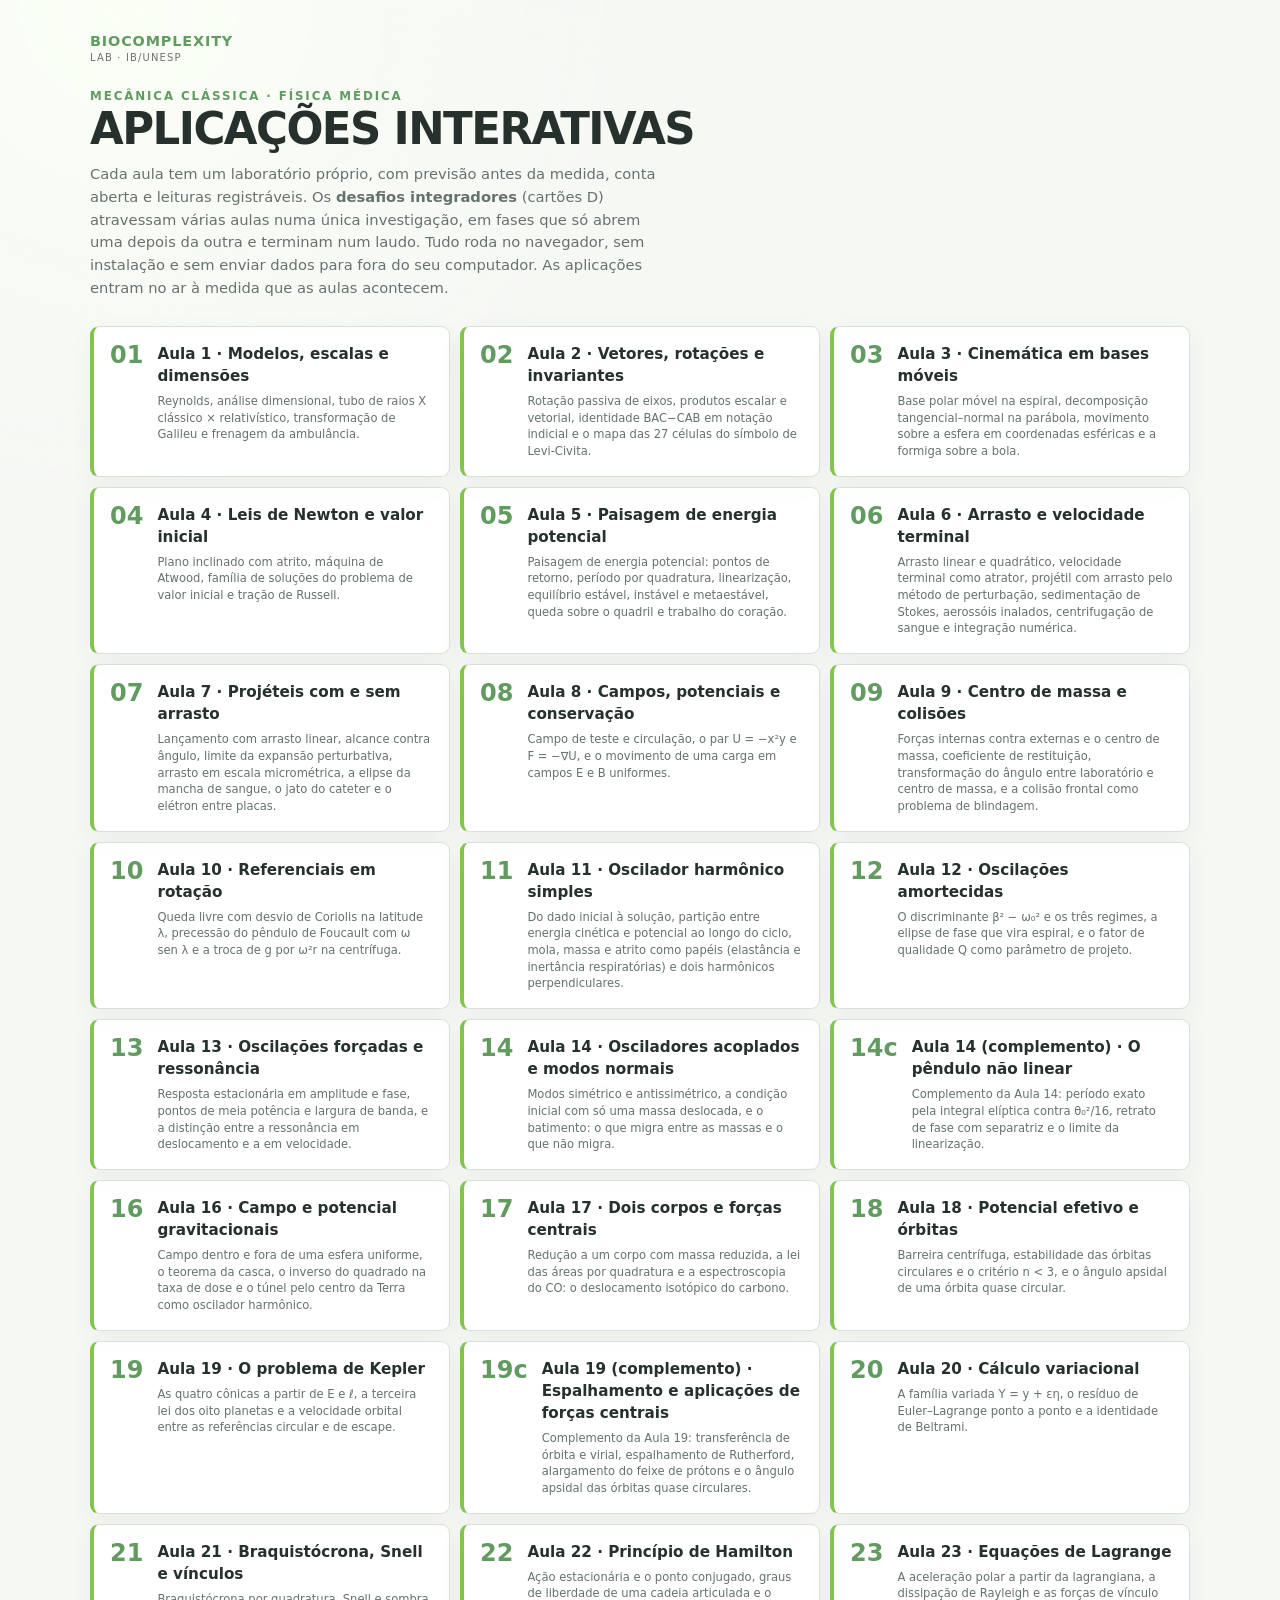
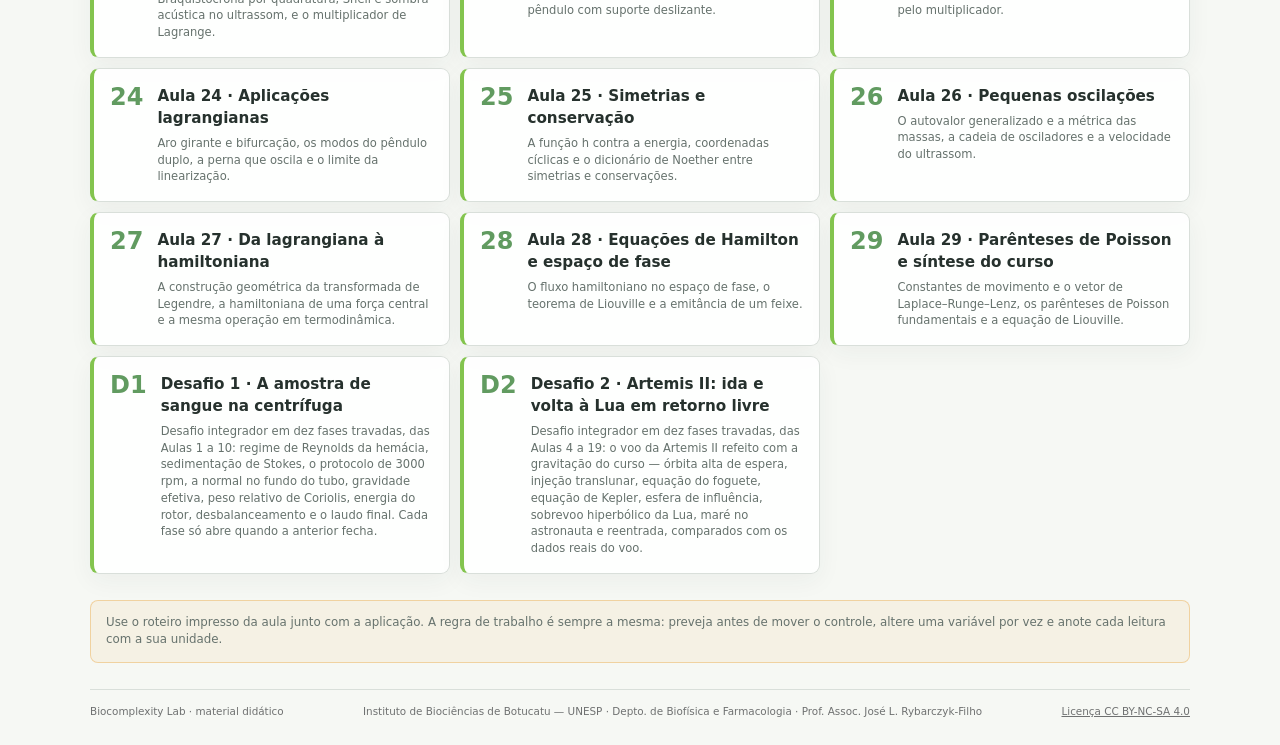
<file: index.html>
<!doctype html>
<html lang="pt-BR">
<head>
<meta charset="utf-8">
<meta name="viewport" content="width=device-width, initial-scale=1">
<meta name="description" content="Aplicacoes interativas da disciplina de Mecanica Classica, IB/UNESP.">
<title>Mecânica Clássica · Aplicações interativas</title>
<style>
:root {
  color-scheme: light;
  --green: #83c44e; --green-dark: #619b60; --gray-dark: #6f7171;
  --ink: #26312d; --muted: #66726d; --paper: #f6f8f4; --line: #d9dfda;
}
* { box-sizing: border-box; }
html { background: #e9ede8; }
body { margin: 0; min-width: 320px; padding: 0 16px; color: var(--ink);
  background: radial-gradient(circle at 10% 0, #fafff6 0, transparent 32rem), var(--paper);
  font-family: Ubuntu, system-ui, sans-serif; }
.folha { width: min(1100px, 100%); margin: auto; padding-block: 34px 26px; }
.marca { display: grid; line-height: 1; color: var(--green-dark); }
.marca b { font-size: .9rem; letter-spacing: .06em; }
.marca small { margin-top: 5px; color: var(--gray-dark); font-size: .62rem; letter-spacing: .12em; }
.sobrancelha { margin: 26px 0 5px; color: var(--green-dark); font-size: .74rem;
  font-weight: 800; letter-spacing: .16em; text-transform: uppercase; }
h1 { margin: 0; font-family: "Ubuntu Titling", Ubuntu, system-ui, sans-serif;
  font-size: clamp(1.9rem, 3.4vw, 3rem); line-height: .98; letter-spacing: -.035em;
  text-transform: uppercase; }
.abertura { max-width: 62ch; margin: 12px 0 0; color: var(--muted); font-size: .92rem; line-height: 1.55; }
.grade { display: grid; grid-template-columns: repeat(auto-fill, minmax(290px, 1fr));
  gap: 10px; margin-top: 26px; }
.cartao { display: flex; align-items: flex-start; gap: 14px; padding: 16px;
  border: 1px solid var(--line); border-left: 4px solid var(--green); border-radius: 9px;
  background: rgba(255,255,255,.94); box-shadow: 0 7px 24px rgba(45,62,53,.05);
  color: inherit; text-decoration: none; }
.cartao:hover, .cartao:focus-visible { border-color: var(--green-dark); background: #f4faef; }
.cartao b { color: var(--green-dark); font-size: 1.5rem; line-height: 1; }
.cartao span { display: grid; gap: 6px; font-size: .72rem; color: var(--muted); line-height: 1.45; }
.cartao strong { color: var(--ink); font-size: .95rem; }
.aviso { margin-top: 26px; padding: 13px 15px; border: 1px solid rgba(233,162,59,.4);
  border-radius: 8px; background: rgba(233,162,59,.08); color: var(--muted);
  font-size: .74rem; line-height: 1.5; }
footer { display: flex; flex-wrap: wrap; justify-content: space-between; gap: 8px 18px;
  margin-top: 26px; padding-top: 14px; border-top: 1px solid var(--line);
  color: var(--gray-dark); font-size: .65rem; line-height: 1.45; }
</style>
</head>
<body>
<main class="folha">
  <div class="marca"><b>BIOCOMPLEXITY</b><small>LAB · IB/UNESP</small></div>
  <p class="sobrancelha">Mecânica Clássica · Física Médica</p>
  <h1>Aplicações interativas</h1>
  <p class="abertura">Cada aula tem um laboratório próprio, com previsão antes da
    medida, conta aberta e leituras registráveis. Os <b>desafios integradores</b>
    (cartões D) atravessam várias aulas numa única investigação, em fases que só
    abrem uma depois da outra e terminam num laudo. Tudo roda no navegador, sem
    instalação e sem enviar dados para fora do seu computador. As aplicações
    entram no ar à medida que as aulas acontecem.</p>

  <nav class="grade">
      <a class="cartao" href="aula-01-modelos-escalas/">
        <b>01</b>
        <span><strong>Aula 1 · Modelos, escalas e dimensões</strong>Reynolds, análise dimensional, tubo de raios X clássico × relativístico, transformação de Galileu e frenagem da ambulância.</span>
      </a>
      <a class="cartao" href="aula-02-vetores-rotacoes/">
        <b>02</b>
        <span><strong>Aula 2 · Vetores, rotações e invariantes</strong>Rotação passiva de eixos, produtos escalar e vetorial, identidade BAC−CAB em notação indicial e o mapa das 27 células do símbolo de Levi-Civita.</span>
      </a>
      <a class="cartao" href="aula-03-cinematica-vetorial/">
        <b>03</b>
        <span><strong>Aula 3 · Cinemática em bases móveis</strong>Base polar móvel na espiral, decomposição tangencial–normal na parábola, movimento sobre a esfera em coordenadas esféricas e a formiga sobre a bola.</span>
      </a>
      <a class="cartao" href="aula-04-leis-newton/">
        <b>04</b>
        <span><strong>Aula 4 · Leis de Newton e valor inicial</strong>Plano inclinado com atrito, máquina de Atwood, família de soluções do problema de valor inicial e tração de Russell.</span>
      </a>
      <a class="cartao" href="aula-05-energia-potencial/">
        <b>05</b>
        <span><strong>Aula 5 · Paisagem de energia potencial</strong>Paisagem de energia potencial: pontos de retorno, período por quadratura, linearização, equilíbrio estável, instável e metaestável, queda sobre o quadril e trabalho do coração.</span>
      </a>
      <a class="cartao" href="aula-06-arrasto-sedimentacao/">
        <b>06</b>
        <span><strong>Aula 6 · Arrasto e velocidade terminal</strong>Arrasto linear e quadrático, velocidade terminal como atrator, projétil com arrasto pelo método de perturbação, sedimentação de Stokes, aerossóis inalados, centrifugação de sangue e integração numérica.</span>
      </a>
      <a class="cartao" href="aula-07-projeteis/">
        <b>07</b>
        <span><strong>Aula 7 · Projéteis com e sem arrasto</strong>Lançamento com arrasto linear, alcance contra ângulo, limite da expansão perturbativa, arrasto em escala micrométrica, a elipse da mancha de sangue, o jato do cateter e o elétron entre placas.</span>
      </a>
      <a class="cartao" href="aula-08-campos-conservacao/">
        <b>08</b>
        <span><strong>Aula 8 · Campos, potenciais e conservação</strong>Campo de teste e circulação, o par U = −x²y e F = −∇U, e o movimento de uma carga em campos E e B uniformes.</span>
      </a>
      <a class="cartao" href="aula-09-sistemas-particulas/">
        <b>09</b>
        <span><strong>Aula 9 · Centro de massa e colisões</strong>Forças internas contra externas e o centro de massa, coeficiente de restituição, transformação do ângulo entre laboratório e centro de massa, e a colisão frontal como problema de blindagem.</span>
      </a>
      <a class="cartao" href="aula-10-referenciais-nao-inerciais/">
        <b>10</b>
        <span><strong>Aula 10 · Referenciais em rotação</strong>Queda livre com desvio de Coriolis na latitude λ, precessão do pêndulo de Foucault com ω sen λ e a troca de g por ω²r na centrífuga.</span>
      </a>
      <a class="cartao" href="aula-11-oscilador-harmonico/">
        <b>11</b>
        <span><strong>Aula 11 · Oscilador harmônico simples</strong>Do dado inicial à solução, partição entre energia cinética e potencial ao longo do ciclo, mola, massa e atrito como papéis (elastância e inertância respiratórias) e dois harmônicos perpendiculares.</span>
      </a>
      <a class="cartao" href="aula-12-oscilacoes-amortecidas/">
        <b>12</b>
        <span><strong>Aula 12 · Oscilações amortecidas</strong>O discriminante β² − ω₀² e os três regimes, a elipse de fase que vira espiral, e o fator de qualidade Q como parâmetro de projeto.</span>
      </a>
      <a class="cartao" href="aula-13-ressonancia/">
        <b>13</b>
        <span><strong>Aula 13 · Oscilações forçadas e ressonância</strong>Resposta estacionária em amplitude e fase, pontos de meia potência e largura de banda, e a distinção entre a ressonância em deslocamento e a em velocidade.</span>
      </a>
      <a class="cartao" href="aula-14-modos-normais/">
        <b>14</b>
        <span><strong>Aula 14 · Osciladores acoplados e modos normais</strong>Modos simétrico e antissimétrico, a condição inicial com só uma massa deslocada, e o batimento: o que migra entre as massas e o que não migra.</span>
      </a>
      <a class="cartao" href="aula-15-pendulo-nao-linear/">
        <b>14c</b>
        <span><strong>Aula 14 (complemento) · O pêndulo não linear</strong>Complemento da Aula 14: período exato pela integral elíptica contra θ₀²/16, retrato de fase com separatriz e o limite da linearização.</span>
      </a>
      <a class="cartao" href="aula-16-gravitacao/">
        <b>16</b>
        <span><strong>Aula 16 · Campo e potencial gravitacionais</strong>Campo dentro e fora de uma esfera uniforme, o teorema da casca, o inverso do quadrado na taxa de dose e o túnel pelo centro da Terra como oscilador harmônico.</span>
      </a>
      <a class="cartao" href="aula-17-dois-corpos/">
        <b>17</b>
        <span><strong>Aula 17 · Dois corpos e forças centrais</strong>Redução a um corpo com massa reduzida, a lei das áreas por quadratura e a espectroscopia do CO: o deslocamento isotópico do carbono.</span>
      </a>
      <a class="cartao" href="aula-18-potencial-efetivo/">
        <b>18</b>
        <span><strong>Aula 18 · Potencial efetivo e órbitas</strong>Barreira centrífuga, estabilidade das órbitas circulares e o critério n &lt; 3, e o ângulo apsidal de uma órbita quase circular.</span>
      </a>
      <a class="cartao" href="aula-19-kepler/">
        <b>19</b>
        <span><strong>Aula 19 · O problema de Kepler</strong>As quatro cônicas a partir de E e ℓ, a terceira lei dos oito planetas e a velocidade orbital entre as referências circular e de escape.</span>
      </a>
      <a class="cartao" href="aula-19c-espalhamento/">
        <b>19c</b>
        <span><strong>Aula 19 (complemento) · Espalhamento e aplicações de forças centrais</strong>Complemento da Aula 19: transferência de órbita e virial, espalhamento de Rutherford, alargamento do feixe de prótons e o ângulo apsidal das órbitas quase circulares.</span>
      </a>
      <a class="cartao" href="aula-21-calculo-variacional/">
        <b>20</b>
        <span><strong>Aula 20 · Cálculo variacional</strong>A família variada Y = y + εη, o resíduo de Euler–Lagrange ponto a ponto e a identidade de Beltrami.</span>
      </a>
      <a class="cartao" href="aula-22-braquistocrona-vinculos/">
        <b>21</b>
        <span><strong>Aula 21 · Braquistócrona, Snell e vínculos</strong>Braquistócrona por quadratura, Snell e sombra acústica no ultrassom, e o multiplicador de Lagrange.</span>
      </a>
      <a class="cartao" href="aula-23-principio-hamilton/">
        <b>22</b>
        <span><strong>Aula 22 · Princípio de Hamilton</strong>Ação estacionária e o ponto conjugado, graus de liberdade de uma cadeia articulada e o pêndulo com suporte deslizante.</span>
      </a>
      <a class="cartao" href="aula-24-equacoes-lagrange/">
        <b>23</b>
        <span><strong>Aula 23 · Equações de Lagrange</strong>A aceleração polar a partir da lagrangiana, a dissipação de Rayleigh e as forças de vínculo pelo multiplicador.</span>
      </a>
      <a class="cartao" href="aula-25-aplicacoes-lagrangianas/">
        <b>24</b>
        <span><strong>Aula 24 · Aplicações lagrangianas</strong>Aro girante e bifurcação, os modos do pêndulo duplo, a perna que oscila e o limite da linearização.</span>
      </a>
      <a class="cartao" href="aula-26-simetrias-conservacao/">
        <b>25</b>
        <span><strong>Aula 25 · Simetrias e conservação</strong>A função h contra a energia, coordenadas cíclicas e o dicionário de Noether entre simetrias e conservações.</span>
      </a>
      <a class="cartao" href="aula-27-pequenas-oscilacoes/">
        <b>26</b>
        <span><strong>Aula 26 · Pequenas oscilações</strong>O autovalor generalizado e a métrica das massas, a cadeia de osciladores e a velocidade do ultrassom.</span>
      </a>
      <a class="cartao" href="aula-28-legendre-hamiltoniana/">
        <b>27</b>
        <span><strong>Aula 27 · Da lagrangiana à hamiltoniana</strong>A construção geométrica da transformada de Legendre, a hamiltoniana de uma força central e a mesma operação em termodinâmica.</span>
      </a>
      <a class="cartao" href="aula-29-espaco-fase/">
        <b>28</b>
        <span><strong>Aula 28 · Equações de Hamilton e espaço de fase</strong>O fluxo hamiltoniano no espaço de fase, o teorema de Liouville e a emitância de um feixe.</span>
      </a>
      <a class="cartao" href="aula-30-poisson/">
        <b>29</b>
        <span><strong>Aula 29 · Parênteses de Poisson e síntese do curso</strong>Constantes de movimento e o vetor de Laplace–Runge–Lenz, os parênteses de Poisson fundamentais e a equação de Liouville.</span>
      </a>
      <a class="cartao" href="desafio-01-centrifuga/">
        <b>D1</b>
        <span><strong>Desafio 1 · A amostra de sangue na centrífuga</strong>Desafio integrador em dez fases travadas, das Aulas 1 a 10: regime de Reynolds da hemácia, sedimentação de Stokes, o protocolo de 3000 rpm, a normal no fundo do tubo, gravidade efetiva, peso relativo de Coriolis, energia do rotor, desbalanceamento e o laudo final. Cada fase só abre quando a anterior fecha.</span>
      </a>
      <a class="cartao" href="desafio-02-artemis/">
        <b>D2</b>
        <span><strong>Desafio 2 · Artemis II: ida e volta à Lua em retorno livre</strong>Desafio integrador em dez fases travadas, das Aulas 4 a 19: o voo da Artemis II refeito com a gravitação do curso — órbita alta de espera, injeção translunar, equação do foguete, equação de Kepler, esfera de influência, sobrevoo hiperbólico da Lua, maré no astronauta e reentrada, comparados com os dados reais do voo.</span>
      </a>
  </nav>

  <p class="aviso">Use o roteiro impresso da aula junto com a aplicação. A regra de
    trabalho é sempre a mesma: preveja antes de mover o controle, altere uma
    variável por vez e anote cada leitura com a sua unidade.</p>

  <footer>
    <span>Biocomplexity Lab · material didático</span>
    <span>Instituto de Biociências de Botucatu — UNESP · Depto. de Biofísica e
      Farmacologia · Prof. Assoc. José L. Rybarczyk-Filho</span>
    <span><a href="https://creativecommons.org/licenses/by-nc-sa/4.0/deed.pt-br" rel="license"
      style="color:inherit">Licença CC BY-NC-SA 4.0</a></span>
  </footer>
</main>
</body>
</html>
</file>
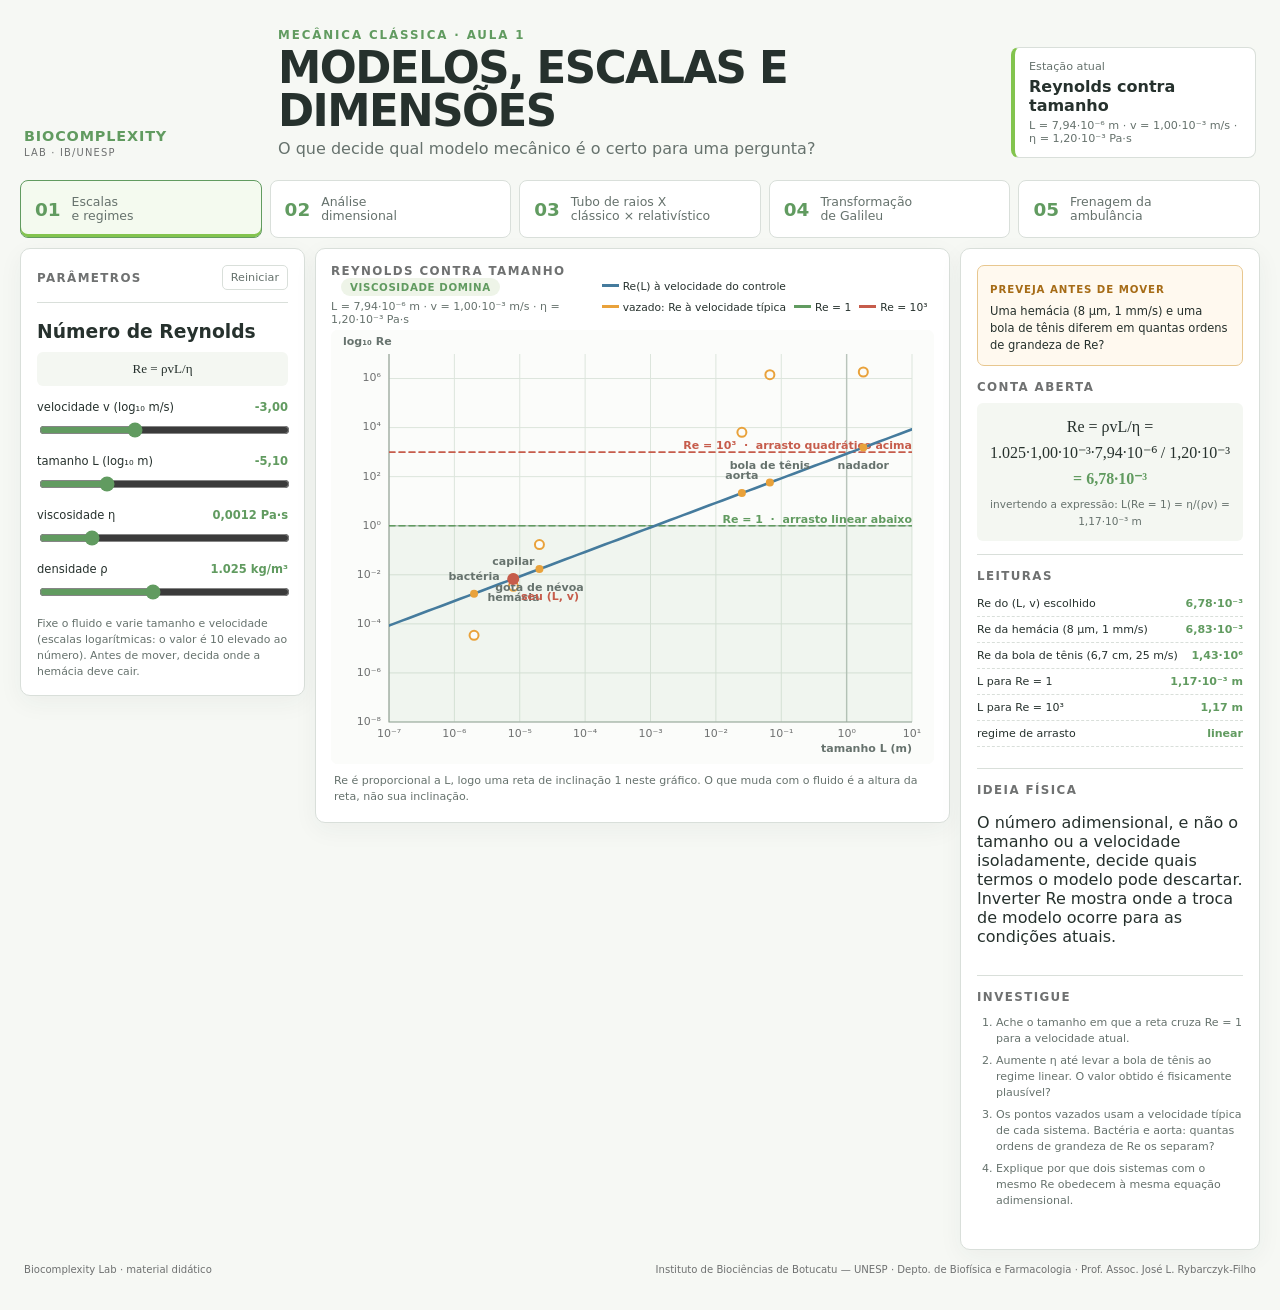
<file: aula-01-modelos-escalas/index.html>
<!doctype html>
<html lang="pt-BR">
<head>
<meta charset="utf-8">
<meta name="viewport" content="width=device-width, initial-scale=1">
<meta name="description" content="Aplicação didática offline do Biocomplexity Lab para uma aula de Mecânica Clássica.">
<title>Mecânica Clássica · aplicação da aula</title>
<link rel="stylesheet" href="../_shared/dashboard.css">
</head>
<body>
<main class="app-shell">

  <header class="topbar">
    <div class="brand"><b>BIOCOMPLEXITY</b><small>LAB · IB/UNESP</small></div>
    <div>
      <p class="eyebrow" id="eyebrow"></p>
      <h1 id="appTitle"></h1>
      <p class="subtitle" id="appSubtitle"></p>
    </div>
    <div class="status" aria-live="polite">
      <span>Estação atual</span>
      <strong id="statusTitle"></strong>
      <small id="statusDetail"></small>
    </div>
  </header>

  <!-- As abas e os controles são construídos por ../_shared/dashboard.js
       a partir da declaração em scene.js. Não edite este arquivo por aula. -->
  <nav class="tabs" id="tabs" role="tablist" aria-label="Estações da aplicação"></nav>

  <section class="workspace">

    <aside class="controls" id="controlsPanel">
      <div class="panel-title">
        <h2>Parâmetros</h2>
        <button id="resetBtn" type="button">Reiniciar</button>
      </div>
      <div id="controlSections"></div>
    </aside>

    <section class="stage">
      <article class="canvas-panel">
        <div class="chart-heading">
          <div><h2 id="mainTitle"></h2><p id="mainSubtitle"></p></div>
          <div class="legend" id="legend"></div>
        </div>
        <canvas id="mainCanvas" aria-label="Visualização principal da estação"></canvas>
        <p class="caption" id="caption"></p>
      </article>
    </section>

    <aside class="analysis">
      <section class="predict"><span>Preveja antes de mover</span><p id="prediction"></p></section>
      <section><h2>Conta aberta</h2><div class="calculation" id="calculation"></div></section>
      <section><h2>Leituras</h2><dl id="metrics"></dl></section>
      <section><h2>Ideia física</h2><p id="conceptText"></p></section>
      <section><h2>Investigue</h2><ol id="prompts"></ol></section>
    </aside>

  </section>

  <footer>
    <span>Biocomplexity Lab · material didático</span>
    <span>Instituto de Biociências de Botucatu — UNESP · Depto. de Biofísica e Farmacologia · Prof. Assoc. José L. Rybarczyk-Filho</span>
  </footer>

</main>
<script src="../_shared/draw.js"></script>
<script src="physics.js"></script>
<script src="scene.js"></script>
<script src="../_shared/dashboard.js"></script>
</body>
</html>
</file>
<file: _shared/dashboard.css>
:root {
  color-scheme: light;
  --green: #83c44e;
  --dark: #619b60;
  --gray: #6f7171;
  --muted: #66726d;
  --paper: #f6f8f4;
  --line: #d9dfda;
  --ink: #26312d;
}
* { box-sizing: border-box; }
body { margin: 0; min-width: 320px; color: var(--ink); background: var(--paper); font-family: Ubuntu, system-ui, sans-serif; }
button, input, select { font: inherit; }
.skip-link { position: fixed; left: 8px; top: -50px; z-index: 20; padding: 8px; background: var(--ink); color: #fff; }
.skip-link:focus { top: 8px; }
button:focus-visible, input:focus-visible, select:focus-visible { outline: 3px solid var(--green); outline-offset: 2px; }
.app-shell { width: min(1800px, 100%); margin: auto; padding: 20px; }
.topbar { display: grid; grid-template-columns: 230px 1fr 245px; align-items: end; gap: 24px; padding: 8px 4px 22px; }
.brand { display: grid; line-height: 1; color: var(--dark); }
.brand b { font-size: .9rem; letter-spacing: .06em; }
.brand small { margin-top: 5px; color: var(--gray); font-size: .62rem; letter-spacing: .12em; }
.eyebrow { margin: 0 0 5px; color: var(--dark); font-size: .74rem; font-weight: 800; letter-spacing: .16em; text-transform: uppercase; }
h1 { margin: 0; font-size: clamp(2rem, 3.4vw, 3.4rem); line-height: .98; letter-spacing: -.035em; text-transform: uppercase; }
.subtitle { margin: 7px 0 0; color: var(--muted); }
.status { padding: 12px 14px; border: 1px solid var(--line); border-left: 4px solid var(--green); border-radius: 8px; background: #fff; }
.status span, .status small { display: block; color: var(--muted); font-size: .7rem; }
.status strong { display: block; margin: 4px 0; }
.tabs { display: grid; grid-template-columns: repeat(3, 1fr); gap: 8px; margin-bottom: 10px; }
.tabs button { display: flex; align-items: center; gap: 11px; min-height: 58px; padding: 9px 14px; border: 1px solid var(--line); border-radius: 8px; background: #fff; color: var(--muted); text-align: left; cursor: pointer; }
.tabs button.active { border-color: var(--dark); background: #f4faef; box-shadow: inset 0 -3px var(--green); }
.tabs b { color: var(--dark); font-size: 1.15rem; }
.tabs span { font-size: .78rem; line-height: 1.15; }
.workspace { display: grid; grid-template-columns: 285px minmax(480px, 1fr) 300px; align-items: start; gap: 10px; }
.stage { display: flex; min-width: 0; flex-direction: column; gap: 10px; }
.controls, .canvas-panel, .analysis { border: 1px solid var(--line); border-radius: 10px; background: #fff; box-shadow: 0 7px 24px rgba(45, 62, 53, .05); }
.controls, .analysis { padding: 16px; }
.panel-title, .chart-heading { display: flex; align-items: center; justify-content: space-between; gap: 12px; }
.panel-title { padding-bottom: 12px; border-bottom: 1px solid var(--line); }
h2 { margin: 0; color: var(--gray); font-size: .74rem; letter-spacing: .12em; text-transform: uppercase; }
#resetBtn { padding: 5px 8px; border: 1px solid var(--line); border-radius: 5px; background: #fff; color: var(--muted); font-size: .7rem; cursor: pointer; }
.view-controls { display: none; }
.view-controls.active { display: block; }
.view-controls h3 { margin: 18px 0 10px; }
.view-controls label { display: grid; grid-template-columns: 1fr auto; gap: 6px; margin: 14px 0; }
.view-controls label span, .view-controls output { font-size: .72rem; }
.view-controls output { color: var(--dark); font-weight: 700; }
.view-controls input { grid-column: 1 / -1; width: 100%; accent-color: var(--dark); }
.action-bar { display: grid; grid-template-columns: repeat(2, minmax(0, 1fr)); gap: 7px; margin-top: 18px; }
.action-bar:empty { display: none; }
.action-bar button { min-height: 35px; padding: 7px; border: 1px solid var(--dark); border-radius: 6px; background: var(--dark); color: #fff; font-size: .7rem; cursor: pointer; }
.action-bar button.quiet { border-color: var(--line); background: #fff; color: var(--muted); }
.state-select { grid-column: 1 / -1; display: grid; gap: 6px; color: var(--muted); font-size: .72rem; }
.state-select select { min-height: 36px; padding: 6px; border: 1px solid var(--line); border-radius: 6px; background: #fff; color: var(--ink); }
.canvas-panel { padding: 15px; }
.secondary-panel { box-shadow: 0 4px 14px rgba(45, 62, 53, .04); }
.chart-heading { min-height: 48px; }
.chart-heading p { margin: 4px 0; color: var(--muted); font-size: .69rem; }
canvas { display: block; width: 100%; height: auto; border-radius: 7px; background: #fbfcfa; }
.secondary-panel canvas { max-height: 260px; }
.caption { min-height: 34px; margin: 9px 3px 0; color: var(--muted); font-size: .69rem; line-height: 1.45; }
.legend { display: flex; gap: 8px; flex-wrap: wrap; font-size: .67rem; }
.legend i { display: inline-block; width: 17px; margin-right: 4px; border-top: 3px solid; vertical-align: 3px; }
.analysis { display: flex; flex-direction: column; gap: 14px; }
.analysis section { padding-bottom: 13px; border-bottom: 1px solid var(--line); }
.analysis section:last-child { border: 0; }
.predict { padding: 12px !important; border: 1px solid #e8c78f !important; border-radius: 7px; background: #fff9ef; }
.predict span { color: #a66c17; font-size: .64rem; font-weight: 800; letter-spacing: .09em; text-transform: uppercase; }
.predict p { margin: 6px 0 0; font-size: .72rem; line-height: 1.45; }
.calculation { margin-top: 9px; padding: 11px 7px; border-radius: 6px; background: #f4f7f2; font-family: Georgia, serif; line-height: 1.6; text-align: center; }
dl { margin: 8px 0; }
dl div { display: flex; justify-content: space-between; gap: 10px; padding: 6px 0; border-bottom: 1px dashed var(--line); }
dt, dd, ol { font-size: .69rem; }
dd { margin: 0; color: var(--dark); font-weight: 700; text-align: right; }
ol { padding-left: 19px; color: var(--muted); line-height: 1.45; }
ol li + li { margin-top: 6px; }
footer { display: flex; flex-wrap: wrap; justify-content: space-between; gap: 8px 18px; padding: 13px 4px; color: var(--gray); font-size: .63rem; line-height: 1.4; }

@media (max-width: 1180px) {
  .topbar { grid-template-columns: 200px 1fr; }
  .status { grid-column: 1 / -1; }
  .workspace { grid-template-columns: 270px 1fr; }
  .analysis { grid-column: 1 / -1; display: grid; grid-template-columns: repeat(3, 1fr); }
}
@media (max-width: 760px) {
  .app-shell { padding: 10px; }
  .topbar, .workspace { grid-template-columns: 1fr; }
  .status, .analysis { grid-column: auto; }
  .tabs { grid-template-columns: 1fr; }
  .analysis { display: grid; grid-template-columns: 1fr; }
}

/* ------------------------------------------------------------------ */
/* Extensões para Mecânica Clássica                                    */
/* ------------------------------------------------------------------ */

/* O número de estações varia de 2 a 5 entre as aulas. */
.tabs { grid-template-columns: repeat(auto-fit, minmax(150px, 1fr)); }

/* Painel de leituras com duas colunas quando há muitas grandezas. */
dl.wide div { flex-direction: column; align-items: flex-start; gap: 2px; }
dl.wide dd { text-align: left; }

/* Chip de regime (subamortecido, ligado, estável...) sobre o gráfico. */
.regime { display: inline-block; margin-left: 10px; padding: 3px 9px; border-radius: 20px;
  background: #eef4e8; color: var(--dark); font-size: .64rem; font-weight: 700;
  letter-spacing: .06em; text-transform: uppercase; white-space: nowrap; }
.regime[data-tone="warn"] { background: #fdf3e2; color: #a66c17; }
.regime[data-tone="alert"] { background: #fbecea; color: #b0452f; }

/* Conta aberta: destaque da linha de substituição numérica. */
.calculation b { color: var(--dark); }
.calculation em { display: block; margin-top: 5px; color: var(--muted);
  font-family: Ubuntu, system-ui, sans-serif; font-size: .66rem; font-style: normal; }

/* Correção do padrão apontado em ANALISE-LAYOUT.md: no mobile a visualização
   precede os controles, para que o gráfico apareça antes da dobra. */
@media (max-width: 760px) {
  .workspace { display: flex; flex-direction: column; }
  .stage { order: 1; }
  .controls { order: 2; }
  .analysis { order: 3; }
}

@media (prefers-reduced-motion: reduce) {
  * { animation-duration: .01ms !important; transition-duration: .01ms !important; }
}

/* Fórmula e orientação dentro do painel de controles. */
.view-controls .equation { margin: 0 0 4px; padding: 9px 8px; border-radius: 6px;
  background: #f4f7f2; color: var(--ink); font-family: Georgia, serif;
  font-size: .82rem; text-align: center; }
.view-controls .hint { margin: 14px 0 0; color: var(--muted); font-size: .68rem; line-height: 1.45; }
#secondaryPanel[hidden] { display: none; }
</file>
